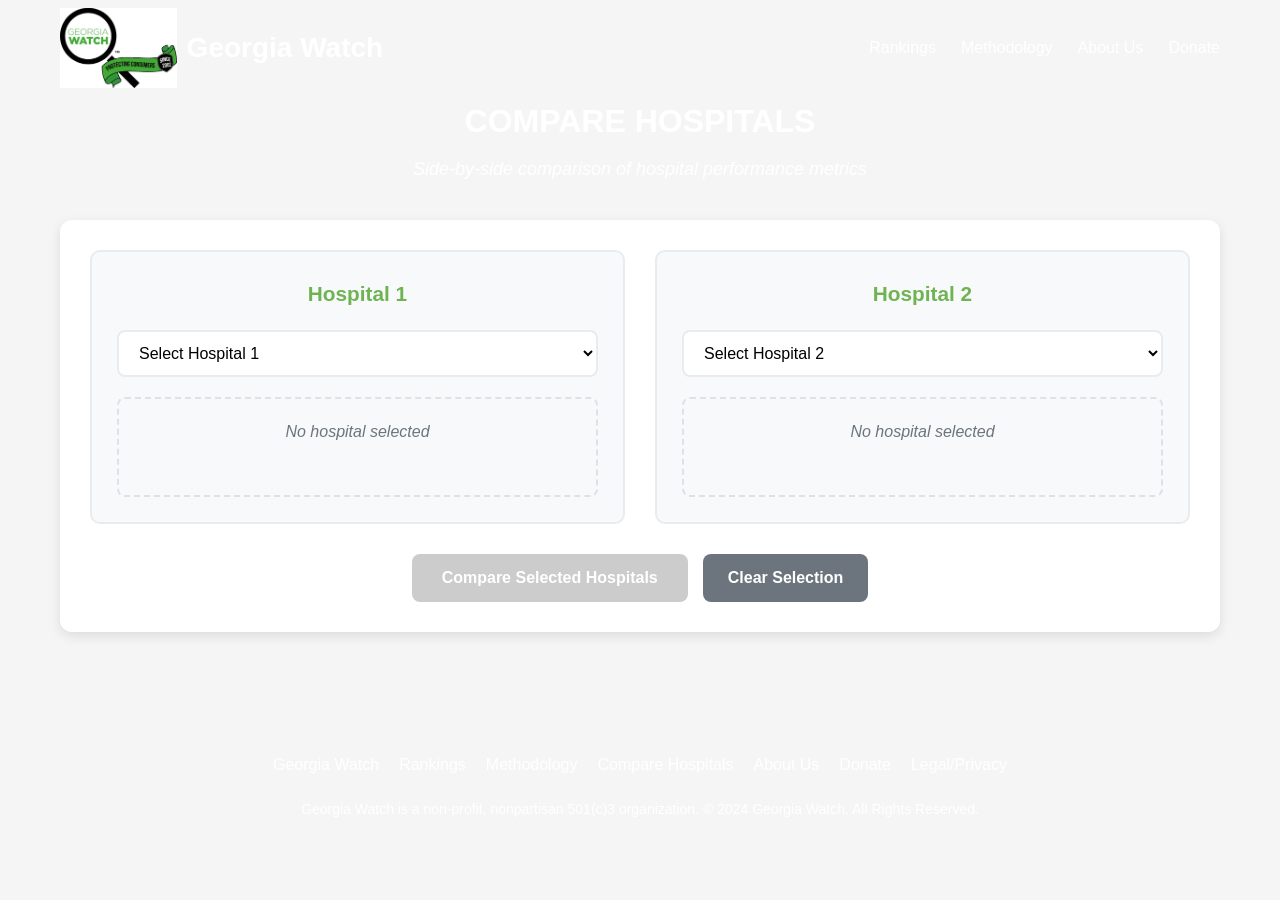
<file: compare.html>
<!DOCTYPE html>
<html lang="en">
<head>
    <meta charset="UTF-8">
    <meta name="viewport" content="width=device-width, initial-scale=1.0">
    <title>Compare Hospitals | Georgia Watch</title>
    <link href="https://fonts.googleapis.com/css2?family=Roboto:wght@400;500;700&display=swap" rel="stylesheet">
    <link rel="stylesheet" href="styles/main.css">
    <link rel="stylesheet" href="styles/compare.css">
</head>
<body class="compare-page">
    <header>
        <div class="container">
            <div class="top-nav">
                <div class="logo">
                    <img src="images/logo2White.png" width="auto" height="80" />
                    <span>Georgia Watch</span>
                </div>
                <div class="nav-links">
                    <a href="index.html">Rankings</a>
                    <a href="methodology.html">Methodology</a>
                    <a href="https://georgiawatch.org/about/">About Us</a>
                    <a href="https://georgiawatch.org/support-us/donate/" class="donate-btn">Donate</a>
                </div>
            </div>
            <div class="header-content">
                <h1>COMPARE HOSPITALS</h1>
                <p>Side-by-side comparison of hospital performance metrics</p>
            </div>
        </div>
    </header>

    <!-- Mobile Header Controls -->
    <div class="mobile-header-controls">
        <button class="mobile-nav-toggle">
            <span>☰</span> Menu
        </button>
        <button class="mobile-filter-toggle" style="visibility: hidden;">
            <span>🔍</span> Filters
        </button>
    </div>

    <!-- Mobile Navigation Panel -->
    <div class="mobile-nav-overlay">
        <div class="mobile-nav-panel">
            <div class="mobile-nav-header">
                <h3>Navigation</h3>
                <button class="mobile-nav-close">×</button>
            </div>
            <div class="mobile-nav-links">
                <a href="index.html">Rankings</a>
                <a href="methodology.html">Methodology</a>
                <a href="compare.html">Compare Hospitals</a>
                <a href="https://georgiawatch.org/about/">About Us</a>
                <a href="https://georgiawatch.org/support-us/donate/" class="donate-btn">Donate</a>
            </div>
        </div>
    </div>

    <div class="container compare-container">
        <!-- Selection Section -->
        <section class="selection-section">
            <div class="selection-cards">
                <div class="hospital-selection-card">
                    <h3>Hospital 1</h3>
                    <div class="dropdown-container">
                        <select id="hospital1Select" class="hospital-dropdown">
                            <option value="">Select Hospital 1</option>
                        </select>
                    </div>
                    <div class="selected-hospital" id="selectedHospital1">
                        <p class="placeholder">No hospital selected</p>
                    </div>
                </div>

                <div class="hospital-selection-card">
                    <h3>Hospital 2</h3>
                    <div class="dropdown-container">
                        <select id="hospital2Select" class="hospital-dropdown">
                            <option value="">Select Hospital 2</option>
                        </select>
                    </div>
                    <div class="selected-hospital" id="selectedHospital2">
                        <p class="placeholder">No hospital selected</p>
                    </div>
                </div>
            </div>

            <div class="compare-actions">
                <button id="compareNowBtn" class="compare-now-btn" disabled>
                    Compare Selected Hospitals
                </button>
                <button id="clearSelectionBtn" class="clear-selection-btn">
                    Clear Selection
                </button>
            </div>
        </section>

        <!-- Comparison Results -->
        <section class="comparison-results" id="comparisonResults" style="display: none;">
            <div class="results-header">
                <h2>Hospital Comparison</h2>
                <button id="backToSelectionBtn" class="back-to-selection-btn">
                    ← Back to Selection
                </button>
            </div>
            <div class="comparison-grid" id="comparisonGrid">
                <!-- Comparison content will be populated by JavaScript -->
            </div>
        </section>
    </div>

    <footer>
        <div class="container">
            <div class="footer-content">
                <ul class="footer-links">
                    <li><a href="#">Georgia Watch</a></li>
                    <li><a href="index.html">Rankings</a></li>
                    <li><a href="methodology.html">Methodology</a></li>
                    <li><a href="compare.html">Compare Hospitals</a></li>
                    <li><a href="https://georgiawatch.org/about/">About Us</a></li>
                    <li><a href="https://georgiawatch.org/support-us/donate/">Donate</a></li>
                    <li><a href="#">Legal/Privacy</a></li>
                </ul>
                <div class="copyright">
                    <p>Georgia Watch is a non-profit, nonpartisan 501(c)3 organization. © 2024 Georgia Watch. All Rights Reserved.</p>
                </div>
            </div>
        </div>
    </footer>

    <script src="scripts/compare.js"></script>
    <script src="scripts/main.js"></script>
</body>
</html>
</file>
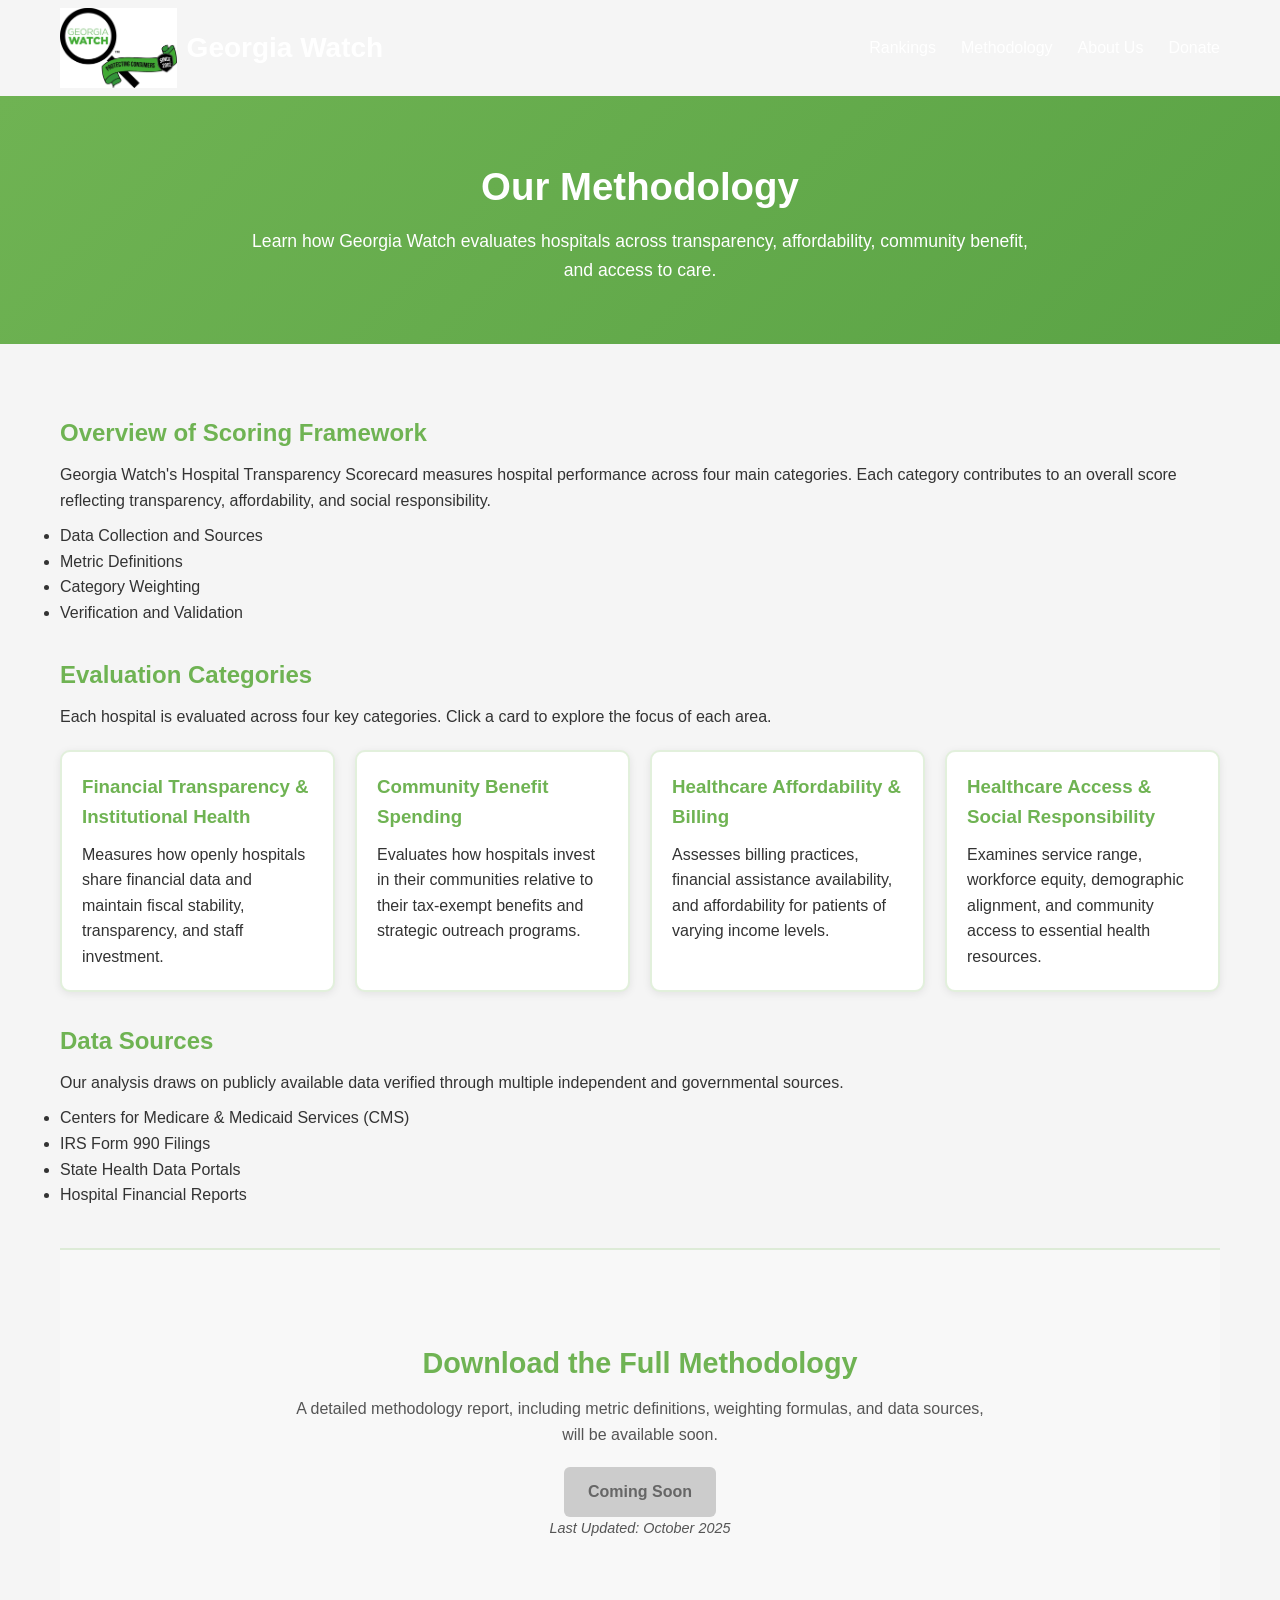
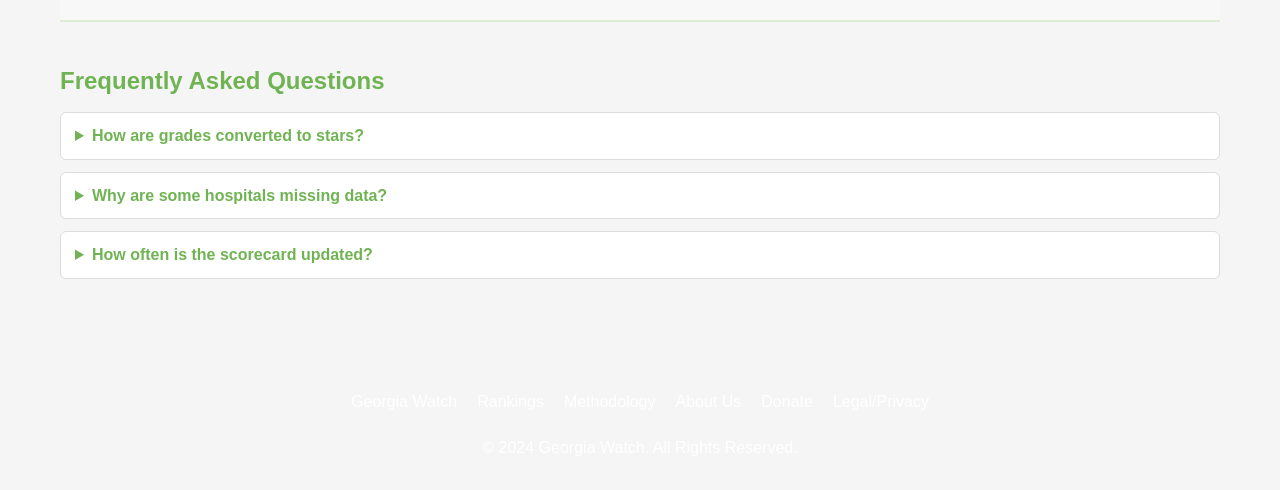
<file: methodology.html>
<!DOCTYPE html>
<html lang="en">
<head>
    <meta charset="UTF-8" />
    <meta name="viewport" content="width=device-width, initial-scale=1.0" />
    <title>Methodology | Georgia Watch</title>
    <link rel="stylesheet" href="styles/main.css" />
    <meta name="description" content="Learn about how Georgia Watch evaluates hospitals for transparency, affordability, and community benefit." />
</head>
<body>
    <!-- ===== Header ===== -->
    <header>
        <div class="container top-nav">
            <div class="logo">
                <img src="images/logo2White.png" height="80" alt="Georgia Watch logo" />
                <span>Georgia Watch</span>
            </div>
            <nav class="nav-links">
                <a href="index.html">Rankings</a>
                <a href="methodology.html" class="active">Methodology</a>
                <a href="https://georgiawatch.org/about/">About Us</a>
                <a href="https://georgiawatch.org/support-us/donate/" class="donate-btn">Donate</a>
            </nav>
        </div>
    </header>

    <!-- Mobile Header Controls -->
    <div class="mobile-header-controls">
        <button class="mobile-nav-toggle">
            <span>☰</span> Menu
        </button>
        <button class="mobile-filter-toggle" style="visibility: hidden;">
            <span>🔍</span> Filters
        </button>
    </div>

    <!-- Mobile Navigation Panel -->
    <div class="mobile-nav-overlay">
        <div class="mobile-nav-panel">
            <div class="mobile-nav-header">
                <h3>Navigation</h3>
                <button class="mobile-nav-close">×</button>
            </div>
            <div class="mobile-nav-links">
                <a href="index.html">Rankings</a>
                <a href="methodology.html">Methodology</a>
                <a href="https://georgiawatch.org/about/">About Us</a>
                <a href="https://georgiawatch.org/support-us/donate/" class="donate-btn">Donate</a>
            </div>
        </div>
    </div>

    <!-- ===== Hero Section ===== -->
    <section class="methodology-hero">
        <div class="container">
            <h1>Our Methodology</h1>
            <p class="lead">
                Learn how Georgia Watch evaluates hospitals across transparency, affordability, community benefit, and access to care.
            </p>
        </div>
    </section>

    <!-- ===== Main Content ===== -->
    <main class="container methodology-content">
        <section class="overview">
            <h2>Overview of Scoring Framework</h2>
            <p>
                Georgia Watch's Hospital Transparency Scorecard measures hospital performance across four main categories.
                Each category contributes to an overall score reflecting transparency, affordability, and social responsibility.
            </p>
            <ul>
                <li>Data Collection and Sources</li>
                <li>Metric Definitions</li>
                <li>Category Weighting</li>
                <li>Verification and Validation</li>
            </ul>
        </section>

        <!-- ===== Category Cards ===== -->
        <section class="categories">
            <h2>Evaluation Categories</h2>
            <p>Each hospital is evaluated across four key categories. Click a card to explore the focus of each area.</p>
            <div class="category-grid">
                <div class="category-card">
                    <h3>Financial Transparency & Institutional Health</h3>
                    <p>Measures how openly hospitals share financial data and maintain fiscal stability, transparency, and staff investment.</p>
                </div>
                <div class="category-card">
                    <h3>Community Benefit Spending</h3>
                    <p>Evaluates how hospitals invest in their communities relative to their tax-exempt benefits and strategic outreach programs.</p>
                </div>
                <div class="category-card">
                    <h3>Healthcare Affordability & Billing</h3>
                    <p>Assesses billing practices, financial assistance availability, and affordability for patients of varying income levels.</p>
                </div>
                <div class="category-card">
                    <h3>Healthcare Access & Social Responsibility</h3>
                    <p>Examines service range, workforce equity, demographic alignment, and community access to essential health resources.</p>
                </div>
            </div>
        </section>

        <!-- ===== Data Sources ===== -->
        <section class="data-sources">
            <h2>Data Sources</h2>
            <p>Our analysis draws on publicly available data verified through multiple independent and governmental sources.</p>
            <ul>
                <li>Centers for Medicare & Medicaid Services (CMS)</li>
                <li>IRS Form 990 Filings</li>
                <li>State Health Data Portals</li>
                <li>Hospital Financial Reports</li>
            </ul>
        </section>

        <!-- ===== Download Section ===== -->
        <section class="methodology-download">
            <h2>Download the Full Methodology</h2>
            <p>
                A detailed methodology report, including metric definitions, weighting formulas, and data sources, will be available soon.
            </p>
            <a href="#" class="btn-download" aria-disabled="true">Coming Soon</a>
            <p class="last-updated">Last Updated: October 2025</p>
        </section>

        <!-- ===== FAQ Section ===== -->
        <section class="methodology-faq">
            <h2>Frequently Asked Questions</h2>
            <details>
                <summary>How are grades converted to stars?</summary>
                <p>Letter grades (A-F) are mapped to a five-star scale for accessibility. Half-stars represent intermediate values (e.g., B+ = 4.5 stars).</p>
            </details>
            <details>
                <summary>Why are some hospitals missing data?</summary>
                <p>Data availability varies based on reporting requirements and public disclosures. Missing data is treated neutrally.</p>
            </details>
            <details>
                <summary>How often is the scorecard updated?</summary>
                <p>The scorecard is updated annually or when new public datasets become available, ensuring transparency and accuracy.</p>
            </details>
        </section>
    </main>

    <!-- ===== Footer ===== -->
    <footer>
        <div class="container footer-content">
            <ul class="footer-links">
                <li><a href="#">Georgia Watch</a></li>
                <li><a href="index.html">Rankings</a></li>
                <li><a href="methodology.html">Methodology</a></li>
                <li><a href="https://georgiawatch.org/about/">About Us</a></li>
                <li><a href="https://georgiawatch.org/support-us/donate/">Donate</a></li>
                <li><a href="#">Legal/Privacy</a></li>
            </ul>
            <p>© 2024 Georgia Watch. All Rights Reserved.</p>
        </div>
    </footer>

    <script src="scripts/main.js"></script>
</body>
</html>
</file>
<file: styles/main.css>
/* ===============================
Base Styles
=============================== */
* {
    margin: 0;
    padding: 0;
    box-sizing: border-box;
    font-family: "Century Gothic", CenturyGothic, "Rubik", sans-serif;
}

body {
    background-color: #f5f5f5;
    color: #333;
    line-height: 1.6;
    display: flex;
    flex-direction: column;
    min-height: 100vh;
}

.container {
    max-width: 1200px;
    margin: 0 auto;
    padding: 0 20px;
}

/* ===============================
Header
=============================== */
header {
    background: linear-gradient(#6fb353);
    color: white;
    padding: 8px 0;
    position: relative;
}

.top-nav {
    display: flex;
    justify-content: space-between;
    align-items: center;
}

.logo {
    display: flex;
    align-items: center;
    gap: 10px;
    font-size: 28px;
    font-weight: 700;
}

.logo-img {
    height: 80px;
    width: auto;
}

.logo-text {
    font-size: 20px;
    font-weight: bold;
    color: white;
}

.nav-links {
    display: flex;
    gap: 25px;
}

.nav-links a {
    color: white;
    text-decoration: none;
    font-weight: 500;
    font-size: 16px;
}

.nav-links a:hover {
    text-decoration: underline;
}

.header-content {
    text-align: center;
    padding: 8px 0;
}

.header-content h1 {
    font-size: 32px;
    margin-bottom: 8px;
}

.header-content p {
    font-size: 18px;
    font-style: italic;
}

/* ===============================
Three-column Layout (Sidebar | Content | Map)
=============================== */
.main-content {
    display: grid;
    grid-template-columns: 260px 1fr 350px;
    gap: 20px;
    margin-top: 10px;
    padding-left: 10px;
    padding-right: 10px;
    align-items: flex-start;
}

.map-section {
    height: 100%;
    padding: 0;
    box-shadow: 0 2px 8px rgba(0, 0, 0, 0.1);
    border-radius: 8px;
    overflow: hidden;
    display: flex;
    flex-direction: column;
}

.map-section h2 {
    background-color: #6fb353;
    color: white;
    font-size: 1.2rem;
    text-align: center;
    padding: 10px;
    margin: 0;
}

#mainMap {
    flex: 1;
    width: 100%;
    height: 100%;
}

.sidebar,
.content-area {
    position: relative;
    top: auto;
    align-self: start;
    height: auto;
    overflow: visible;
}

/* ===============================
Map Column --- scrolls naturally
=============================== */
.map-section h2 {
    background-color: #6fb353;
    color: #fff;
    font-size: 1.1rem;
    text-align: center;
    padding: 10px;
    margin: 0;
}

/* =========================================
FIX --- Index Page Map Behavior (Safe Scoped)
========================================= */
.index-page .map-column {
    position: sticky;
    top: 10px;
    align-self: start;
}

.index-page .map-section {
    position: sticky;
    top: 10px;
    background: #fff;
    border-radius: 8px;
    box-shadow: 0 2px 6px rgba(0, 0, 0, 0.1);
    overflow: hidden;
    margin-bottom: 20px;
    height: auto !important;
    display: block !important;
}

.index-page #mainMap {
    width: 100%;
    height: 500px !important; /* fixed visible height */
    flex: none !important;
    display: block;
}

/* ===============================
Sidebar
=============================== */
.sidebar {
    background: #e7f5e5;
    border: 2px solid #6fb353;
    border-radius: 8px;
    padding: 15px;
    width: 260px;
    box-shadow: 0 2px 6px rgba(0, 0, 0, 0.08);
}

.location-search {
    background: #eee;
    padding: 10px 15px;
    margin-bottom: 15px;
    border-radius: 5px;
}

.location-search h3 {
    margin-top: 0;
    font-size: 16px;
    font-weight: bold;
}

/* Accordion buttons */
.accordion {
    background: #6fb353;
    color: white;
    cursor: pointer;
    padding: 10px;
    width: 100%;
    text-align: left;
    border: none;
    outline: none;
    margin-top: 5px;
    font-weight: bold;
    position: relative;
    border-radius: 5px;
}

.accordion.active {
    background: #5a9445;
}

.accordion::after {
    content: "▼";
    font-size: 0.8em;
    position: absolute;
    right: 10px;
    transition: transform 0.2s ease;
    color: white;
}

.accordion.active::after {
    content: "▲";
}

.panel {
    display: none;
    padding: 10px 15px;
    background: #eee;
    border-radius: 0 0 5px 5px;
}

/* Sidebar buttons */
.filter-actions {
    margin-top: 20px;
    display: flex;
    flex-direction: column;
    gap: 10px;
}

.filter-actions button {
    background: #6fb353;
    color: white;
    border: none;
    padding: 10px;
    cursor: pointer;
    border-radius: 5px;
}

.filter-actions button:hover {
    background: #5a9445;
}

#resetFiltersBtn {
    background: #ccc;
    color: #333;
}

#resetFiltersBtn:hover {
    background: #999;
}

#applyLocationBtn {
    margin-top: 10px;
    background: #6fb353;
    color: white;
    border: none;
    padding: 8px 12px;
    border-radius: 5px;
    cursor: pointer;
    font-weight: 500;
    width: 100%;
    transition: background 0.2s ease;
}

#applyLocationBtn:hover {
    background: #5a9445;
}

/* ===============================
Filters, Metrics, and Toggles
=============================== */
.view-toggle {
    background: #e7f5e5;
    padding: 15px;
    margin-bottom: 15px;
    border: none;
    border-radius: 8px;
}

.view-toggle h3 {
    margin-bottom: 10px;
    font-size: 18px;
}

.view-buttons {
    display: flex;
    gap: 10px;
    flex-wrap: wrap;
}

.toggle-btn {
    flex: 1;
    background: #6fb353;
    color: white;
    border: none;
    padding: 12px 16px;
    font-size: 16px;
    border-radius: 6px;
    cursor: pointer;
    transition: background 0.2s ease;
}

.toggle-btn:hover {
    background: #5a9445;
}

.toggle-btn.active {
    background: #f48810;
}

/* ===============================
Results Table
=============================== */
.search-section {
    background-color: white;
    padding: 20px;
    border-radius: 8px;
    box-shadow: 0 2px 10px rgba(0, 0, 0, 0.1);
    margin-bottom: 20px;
}

.results-header {
    display: flex;
    justify-content: space-between;
    align-items: center;
    flex-wrap: wrap;
    margin-bottom: 10px;
    gap: 10px;
}

.sort-select-label {
    display: flex;
    align-items: center;
    gap: 6px;
    font-size: 14px;
}

.results-table {
    width: 100%;
    border-collapse: separate;
    border-spacing: 0 10px;
    margin-bottom: 20px;
}

.results-table th {
    background-color: #f0f0f0;
    text-align: left;
    padding: 12px 15px;
    border-bottom: 2px solid #ddd;
}

.results-table td {
    padding: 12px 15px;
    border: 2px solid #6fb353;
    border-radius: 8px;
}

.results-table tr {
    background-color: white;
    box-shadow: 0 2px 5px rgba(0, 0, 0, 0.1);
}

/* ===============================
Buttons (Two per Row)
=============================== */
.details-buttons {
    display: flex;
    flex-direction: column;
    align-items: center;
    gap: 6px;
}

.toggle-detail,
.view-full-detail {
    background: #f48810;
    color: white;
    border: none;
    padding: 8px 12px;
    cursor: pointer;
    border-radius: 5px;
    font-size: 14px;
    transition: background 0.2s ease;
    width: 140px;
    text-align: center;
}

.toggle-detail:hover,
.view-full-detail:hover {
    background: #d9740e;
}

@media (min-width: 992px) {
    .details-buttons {
        flex-direction: row;
    }
}

/* ===============================
Detail Rows (Expandable)
=============================== */
.hospital-detail-row {
    background-color: #f9f9f9;
    border-top: 2px solid #6fb353;
}

.detail-info {
    padding: 10px 20px;
    font-size: 0.95em;
    background: #f9f9f9;
    border-radius: 0 0 8px 8px;
    line-height: 1.4;
}

/* ===============================
Star Ratings
=============================== */
.star-rating {
    display: flex;
    align-items: center;
    justify-content: center;
    gap: 3px;
}

.star {
    width: 22px;
    height: 22px;
    fill: #a4cc95;
}

.star.full {
    fill: #f48810;
}

.star.half {
    fill: url(#halfGradient);
}

/* ===============================
Footer
=============================== */
footer {
    background: linear-gradient(#6fb353);
    color: white;
    padding: 30px 0;
    margin-top: 40px;
}

.footer-content {
    display: flex;
    flex-direction: column;
    align-items: center;
    gap: 20px;
}

.footer-links {
    display: flex;
    justify-content: center;
    gap: 20px;
    flex-wrap: wrap;
    list-style: none;
}

.footer-links a {
    color: white;
    text-decoration: none;
}

.footer-links a:hover {
    text-decoration: underline;
}

.copyright {
    font-size: 14px;
    text-align: center;
}

/* ===============================
Responsive Adjustments
=============================== */
@media (max-width: 992px) {
    .main-content {
        grid-template-columns: 1fr;
    }
    .map-column {
        position: static;
        height: auto;
    }
    #mainMap {
        height: 400px;
    }
}

@media (max-width: 768px) {
    .top-nav {
        flex-direction: column;
        gap: 15px;
    }
    .nav-links {
        flex-wrap: wrap;
        justify-content: center;
    }
    .results-header {
        flex-direction: column;
        gap: 10px;
        align-items: flex-start;
    }
    .footer-content {
        flex-direction: column;
    }
    .results-table {
        display: block;
        overflow-x: auto;
    }
    .details-grid,
    .detail-page-grid {
        grid-template-columns: 1fr;
    }
    .hospital-header {
        flex-direction: column;
        align-items: flex-start;
        gap: 15px;
    }
}

/* ===============================
Detail Page Styles
=============================== */
.detail-topbar {
    display: flex;
    align-items: center;
    justify-content: space-between;
    flex-wrap: wrap;
    gap: 8px;
    margin-bottom: 4px;
    padding: 8px 0;
}

.detail-topbar .btn.back {
    background-color: #f48810;
    color: #fff;
    padding: 6px 12px;
    border-radius: 6px;
    text-decoration: none;
    font-weight: 600;
    font-size: 0.9rem;
    transition: background-color 0.2s ease;
}

.detail-topbar .btn.back:hover {
    background-color: #d97706;
}

.detail-topbar h1 {
    font-size: 1.6rem;
    font-weight: 700;
    margin: 0;
    flex: 1;
    text-align: center;
    color: #333;
}

.detail-topbar .spacer {
    width: 110px; /* roughly the same width as the back button */
}

.detail-hero-wrap {
    width: 100%;
    background: #fff;
    border-bottom: 1px solid #eee;
    margin: 0;
    padding: 0;
}

.detail-hero {
    width: 100%;
    max-width: none;
    margin: 0;
    padding: 20px 2vw;
    display: grid;
    grid-template-columns: 1.1fr 0.9fr 1.4fr;
    gap: 16px;
    align-items: stretch;
}

.hero-card {
    background: #ffffff;
    border: 2px solid #6fb35322;
    border-radius: 10px;
    box-shadow: 0 2px 8px rgba(0, 0, 0, 0.06);
    padding: 14px;
    display: flex;
    flex-direction: column;
    gap: 10px;
}

.hero-card h3 {
    margin-bottom: 4px;
}

#leafletMap {
    width: 100%;
    height: 250px;
    border-radius: 8px;
    box-shadow: 0 2px 6px rgba(0, 0, 0, 0.1);
    margin-bottom: 15px;
}

.gmaps-link {
    margin-top: 6px;
}

.address-block {
    margin-top: 8px;
    line-height: 1.3;
    font-style: italic;
    text-align: center;
}

/* =========================================
SERVICES GRID STYLING
========================================= */
.services-grid {
    display: grid;
    grid-template-columns: repeat(auto-fit, minmax(180px, 1fr));
    gap: 8px 16px;
    list-style: none;
    padding: 0;
    margin: 0;
}

.services-grid li {
    background-color: #f9faf9;
    border: 1px solid #e0e0e0;
    border-radius: 8px;
    padding: 6px 10px;
    font-size: 0.95rem;
    color: #333;
    line-height: 1.4;
    display: flex;
    align-items: center;
    gap: 6px;
    transition: background-color 0.2s ease-in-out;
}

.services-grid li::before {
    content: "✔";
    color: #6fb353; /* your green */
    font-weight: bold;
    font-size: 0.85em;
}

.services-grid li:hover {
    background-color: #f4fff7;
}

/* ===== Metrics ===== */
.metrics-wrap {
    width: 100%;
    max-width: none;
    margin: 0;
    padding: 0 2vw 40px;
}

.metric-section {
    background: #fff;
    box-shadow: 0 2px 10px rgba(0, 0, 0, 0.08);
    margin-bottom: 18px;
    overflow: hidden;
}

.metric-header {
    display: flex;
    justify-content: space-between;
    align-items: center;
    gap: 14px;
    padding: 14px 16px;
    background: #6fb353; /* sponsor green */
    color: #ffffff;
    border-bottom: none;
}

.metric-header h2 {
    font-size: 1.15rem;
    margin: 0;
    color: #ffffff;
    font-weight: 700;
}

.metric-header .star-rating svg {
    fill: #f48810; /* orange stars */
}

.submetric {
    border-top: 1px solid #eee;
}

.submetric summary {
    cursor: pointer;
    padding: 12px 16px;
    background: #f8f8f8;
    font-weight: 600;
    display: flex;
    align-items: center;
    justify-content: space-between;
}

.submetric summary::after {
    content: "▼";
    font-size: 0.9em;
    transition: transform 0.2s ease;
}

.submetric[open] summary::after {
    transform: rotate(180deg);
}

.submetric p {
    padding: 10px 18px 14px;
    font-size: 0.95em;
    background: #fff;
    line-height: 1.4;
}

/* ===============================
Methodology Page Styles
=============================== */
.methodology-hero {
    background: linear-gradient(135deg, #6fb353, #5aa345);
    color: #fff;
    text-align: center;
    padding: 60px 20px;
}

.methodology-hero h1 {
    font-size: 2.4rem;
    margin-bottom: 10px;
}

.methodology-hero .lead {
    font-size: 1.1rem;
    max-width: 800px;
    margin: 0 auto;
}

.methodology-content {
    padding: 40px 20px;
}

.methodology-content h2 {
    color: #6fb353;
    margin-top: 30px;
}

.methodology-content p,
.methodology-content ul {
    margin-top: 10px;
    line-height: 1.6;
}

.category-grid {
    display: grid;
    grid-template-columns: repeat(auto-fit, minmax(260px, 1fr));
    gap: 20px;
    margin-top: 20px;
}

.category-card {
    background: #fff;
    border: 2px solid #6fb35333;
    border-radius: 10px;
    padding: 20px;
    box-shadow: 0 2px 8px rgba(0,0,0,0.08);
    transition: transform 0.2s ease, box-shadow 0.2s ease;
}

.category-card h3 {
    color: #6fb353;
    margin-bottom: 8px;
}

.category-card:hover {
    transform: translateY(-4px);
    box-shadow: 0 4px 12px rgba(0,0,0,0.12);
}

.methodology-faq details {
    background: #fff;
    border: 1px solid #ddd;
    border-radius: 6px;
    margin-top: 12px;
    padding: 10px 14px;
}

.methodology-faq summary {
    font-weight: bold;
    color: #6fb353;
    cursor: pointer;
}

.methodology-faq p {
    margin-top: 8px;
    color: #333;
}

/* ===== Methodology Download Section ===== */
.methodology-download {
    text-align: center;
    background: #f8f8f8;
    padding: 60px 20px;
    margin: 40px 0;
    border-top: 2px solid #6fb35333;
    border-bottom: 2px solid #6fb35333;
}

.methodology-download h2 {
    color: #6fb353;
    margin-bottom: 10px;
    font-size: 1.8rem;
}

.methodology-download p {
    color: #555;
    max-width: 700px;
    margin: 0 auto 20px;
}

.btn-download {
    display: inline-block;
    background: #6fb353;
    color: #fff;
    padding: 12px 24px;
    border-radius: 6px;
    text-decoration: none;
    font-weight: 600;
    transition: background 0.2s ease;
}

.btn-download:hover {
    background: #5aa345;
}

.btn-download[aria-disabled="true"] {
    background: #ccc;
    color: #666;
    cursor: not-allowed;
}

.last-updated {
    margin-top: 14px;
    font-size: 0.9rem;
    color: #777;
    font-style: italic;
}

/* =========================================
INDEX PAGE --- LAYOUT + FILTERS
========================================= */
/* Smaller, cleaner filter headers */
.index-page .sidebar summary {
    background: #6fb353;
    color: #fff;
    padding: 6px 10px;
    font-weight: 600;
    font-size: 0.9rem;
    cursor: pointer;
    user-select: none;
    list-style: none;
    display: flex;
    align-items: center;
    justify-content: space-between;
    line-height: 1.2;
    border-radius: 4px 4px 0 0;
}

.index-page .sidebar summary::marker {
    display: none;
}

.index-page .sidebar summary::after {
    content: "▼";
    font-size: 0.75em;
    margin-left: 6px;
    transition: transform 0.2s ease;
}

/* Add space between accordion sections */
.index-page .sidebar details {
    margin-bottom: 10px; /* space between each filter section */
    border: 1px solid #cde3c7;
    border-radius: 6px;
    background: #fff;
    overflow: hidden;
}

.index-page .sidebar details:last-of-type {
    margin-bottom: 0; /* no extra space at the end */
}

.index-page .sidebar details[open] summary::after {
    transform: rotate(180deg);
}

.index-page .filter-group {
    display: flex;
    flex-direction: column;
    padding: 8px 12px 10px;
    background: #f8f8f8;
    gap: 6px;
    font-size: 0.9rem;
}

/* =========================================
COLUMN BEHAVIOR (NORMAL SCROLL)
========================================= */
.main-content {
    display: grid;
    grid-template-columns: 260px 1fr 350px;
    gap: 20px;
    margin-top: 10px;
    padding: 0 10px;
    align-items: start;
}

/* Sidebar + Results scroll normally */
.index-page .sidebar,
.index-page .content-area {
    position: relative;
    align-self: stretch;
    height: auto;
    overflow: visible;
}

/* Visual alignment between columns */
.main-content > * {
    align-self: stretch;
}

/* =========================================
RESULTS BUTTON FIX
========================================= */
.details-buttons {
    display: flex;
    flex-direction: column;
    align-items: stretch;
    gap: 6px;
    width: 100%;
    height: 100%;
    justify-content: center;
}

.details-buttons button {
    flex: 1;
    min-width: 100%;
    box-sizing: border-box;
}

.toggle-detail,
.view-full-detail {
    background: #f48810;
    color: #fff;
    border: none;
    padding: 8px 12px;
    cursor: pointer;
    border-radius: 5px;
    font-size: 14px;
    transition: background 0.2s ease;
    text-align: center;
}

.toggle-detail:hover,
.view-full-detail:hover {
    background: #d9740e;
}

/* =========================================
INLINE STAR ALIGNMENT IN PREVIEW PANE
========================================= */
.detail-info p.inline-stars {
    display: flex;
    align-items: center;
    gap: 6px;
    margin: 4px 0;
}

.detail-info .star-rating {
    display: inline-flex;
    align-items: center;
    gap: 2px;
    line-height: 1;
}

.detail-info .star {
    width: 18px;
    height: 18px;
}

/* Optional: neat label column alignment */
.detail-info p.inline-stars strong {
    min-width: 85px;
    display: inline-block;
    font-size: 0.95em;
}

.hospital-title {
    text-align: center;
    margin: 20px 0 10px;
}

@media (max-width: 992px) {
    .detail-hero {
        grid-template-columns: 1fr;
    }
}

/* ===============================
Mobile Navigation & Layout
=============================== */
/* Mobile Header Controls - MOVED BELOW HEADER */
.mobile-header-controls {
    display: none;
    padding: 15px 10px;
    background: #f5f5f5;
    border-bottom: 1px solid #ddd;
    justify-content: center;
    gap: 15px;
}

.mobile-nav-toggle,
.mobile-filter-toggle {
    background: #6fb353; /* CHANGED TO GREEN */
    color: white;
    border: none;
    padding: 14px 20px;
    border-radius: 8px;
    font-weight: 600;
    cursor: pointer;
    display: flex;
    align-items: center;
    gap: 8px;
    font-size: 16px;
    flex: 1;
    max-width: 160px;
    justify-content: center;
    box-shadow: 0 2px 4px rgba(0,0,0,0.1);
    transition: background 0.2s ease;
}

.mobile-nav-toggle:hover,
.mobile-filter-toggle:hover {
    background: #5a9445;
}

/* Mobile Navigation Slide-out */
.mobile-nav-overlay {
    display: none;
    position: fixed;
    top: 0;
    left: 0;
    width: 100%;
    height: 100%;
    background: rgba(0, 0, 0, 0.5);
    z-index: 1000;
}

.mobile-nav-panel {
    position: fixed;
    top: 0;
    left: -280px;
    width: 280px;
    height: 100%;
    background: white;
    box-shadow: 2px 0 10px rgba(0, 0, 0, 0.3);
    transition: left 0.3s ease;
    z-index: 1001;
    overflow-y: auto;
}

.mobile-nav-panel.active {
    left: 0;
}

.mobile-nav-header {
    background: #6fb353;
    color: white;
    padding: 20px;
    display: flex;
    justify-content: space-between;
    align-items: center;
}

.mobile-nav-header h3 {
    margin: 0;
    font-size: 1.2rem;
}

.mobile-nav-close {
    background: none;
    border: none;
    color: white;
    font-size: 1.5rem;
    cursor: pointer;
    padding: 0;
    width: 30px;
    height: 30px;
    display: flex;
    align-items: center;
    justify-content: center;
}

.mobile-nav-links {
    padding: 20px;
}

.mobile-nav-links a {
    display: block;
    padding: 12px 0;
    color: #333;
    text-decoration: none;
    font-weight: 500;
    border-bottom: 1px solid #eee;
    font-size: 16px;
}

.mobile-nav-links a:hover {
    color: #6fb353;
}

.mobile-nav-links .donate-btn {
    background: #f48810;
    color: white;
    padding: 12px;
    border-radius: 6px;
    text-align: center;
    margin-top: 10px;
    border: none;
}

/* Mobile Filter Slide-out */
.mobile-filter-overlay {
    display: none;
    position: fixed;
    top: 0;
    left: 0;
    width: 100%;
    height: 100%;
    background: rgba(0, 0, 0, 0.5);
    z-index: 1000;
}

.mobile-filter-panel {
    position: fixed;
    top: 0;
    right: -320px;
    width: 320px;
    height: 100%;
    background: white;
    box-shadow: -2px 0 10px rgba(0, 0, 0, 0.3);
    transition: right 0.3s ease;
    z-index: 1001;
    overflow-y: auto;
}

.mobile-filter-panel.active {
    right: 0;
}

.mobile-filter-header {
    background: #6fb353;
    color: white;
    padding: 20px;
    display: flex;
    justify-content: space-between;
    align-items: center;
}

.mobile-filter-header h3 {
    margin: 0;
    font-size: 1.2rem;
}

.mobile-filter-close {
    background: none;
    border: none;
    color: white;
    font-size: 1.5rem;
    cursor: pointer;
    padding: 0;
    width: 30px;
    height: 30px;
    display: flex;
    align-items: center;
    justify-content: center;
}

.mobile-filter-content {
    padding: 20px;
}

/* Mobile Map Placement */
.mobile-map-section {
    display: none;
    margin: 10px;
    border-radius: 8px;
    overflow: hidden;
    box-shadow: 0 2px 8px rgba(0, 0, 0, 0.1);
}

.mobile-map-section h2 {
    background-color: #6fb353;
    color: white;
    font-size: 1.1rem;
    text-align: center;
    padding: 12px;
    margin: 0;
}

#mobileMainMap {
    width: 100%;
    height: 300px;
}

/* Mobile Layout Adjustments */
@media (max-width: 767px) {
    /* Hide desktop sidebar and map column */
    .sidebar,
    .map-column {
        display: none;
    }

    /* Show mobile controls */
    .mobile-header-controls {
        display: flex;
    }

    /* Show mobile map */
    .mobile-map-section {
        display: block;
    }

    /* Adjust main content grid for mobile */
    .main-content {
        grid-template-columns: 1fr;
        gap: 0;
        margin-top: 0;
        padding: 0 10px;
    }

    /* Mobile header adjustments */
    .top-nav {
        flex-direction: column;
        gap: 15px;
        padding: 10px 0;
    }

    .logo {
        justify-content: center;
    }

    .nav-links {
        display: none; /* Hide desktop nav on mobile */
    }

    .header-content {
        padding: 15px 0;
    }

    .header-content h1 {
        font-size: 24px;
    }

    .header-content p {
        font-size: 16px;
    }

    /* Mobile table adjustments */
    .results-table {
        display: block;
        overflow-x: auto;
        font-size: 14px;
    }

    .results-table th,
    .results-table td {
        padding: 8px 10px;
        min-width: 80px;
    }

    .results-table th:nth-child(2),
    .results-table td:nth-child(2) {
        min-width: 150px;
    }

    /* Mobile button adjustments */
    .details-buttons {
        flex-direction: column;
        gap: 5px;
    }

    .toggle-detail,
    .view-full-detail {
        width: 100%;
        font-size: 12px;
        padding: 6px 8px;
    }

    /* Mobile search section */
    .search-section {
        padding: 15px;
        margin-bottom: 15px;
    }

    .results-header {
        flex-direction: column;
        gap: 10px;
        align-items: flex-start;
    }

    .sort-select-label {
        width: 100%;
        justify-content: space-between;
    }

    /* Mobile footer */
    .footer-links {
        flex-direction: column;
        gap: 10px;
        text-align: center;
    }

    /* Detail page mobile adjustments */
    .detail-topbar {
        flex-direction: column;
        gap: 10px;
        text-align: center;
    }

    .detail-topbar h1 {
        font-size: 1.3rem;
        order: -1;
    }

    .detail-hero {
        grid-template-columns: 1fr;
        gap: 15px;
        padding: 15px 10px;
    }

    .hero-card {
        padding: 12px;
    }

    .metrics-wrap {
        padding: 0 10px 20px;
    }

    .metric-header {
        flex-direction: column;
        gap: 10px;
        text-align: center;
    }

    .services-grid {
        grid-template-columns: 1fr;
    }
}

/* Tablet adjustments */
@media (min-width: 768px) and (max-width: 992px) {
    .main-content {
        grid-template-columns: 240px 1fr 280px;
    }
    .sidebar {
        width: 240px;
    }
    .mobile-header-controls,
    .mobile-map-section {
        display: none;
    }
}

/* Prevent body scroll when mobile panels are open */
body.mobile-nav-open,
body.mobile-filter-open {
    overflow: hidden;
}

/* Mobile filter content styling */
.mobile-filter-content .view-toggle,
.mobile-filter-content .location-search,
.mobile-filter-content details,
.mobile-filter-content .filter-actions {
    margin-bottom: 20px;
}

.mobile-filter-content .filter-group {
    display: flex;
    flex-direction: column;
    gap: 8px;
}

.mobile-filter-content .view-buttons {
    flex-direction: column;
}

.mobile-filter-content .toggle-btn {
    width: 100%;
}

/* Touch-friendly improvements */
@media (max-width: 767px) {
    button,
    a,
    input,
    select {
        min-height: 44px;
        min-width: 44px;
    }
    .toggle-detail,
    .view-full-detail {
        min-height: 44px;
        display: flex;
        align-items: center;
        justify-content: center;
    }
    .mobile-nav-toggle,
    .mobile-filter-toggle {
        min-height: 50px;
    }
}
</file>
<file: styles/compare.css>
/* ===============================
Compare Page Styles
=============================== */
.compare-page {
    background-color: #f5f5f5;
}

.compare-container {
    max-width: 1200px;
    margin: 0 auto;
    padding: 20px;
}

/* Selection Section */
.selection-section {
    background: white;
    padding: 30px;
    border-radius: 12px;
    box-shadow: 0 4px 12px rgba(0,0,0,0.1);
    margin-bottom: 30px;
}

.selection-cards {
    display: grid;
    grid-template-columns: 1fr 1fr;
    gap: 30px;
    margin-bottom: 30px;
}

.hospital-selection-card {
    background: #f8f9fa;
    border: 2px solid #e9ecef;
    border-radius: 10px;
    padding: 25px;
    transition: all 0.3s ease;
}

.hospital-selection-card:hover {
    border-color: #6fb353;
    box-shadow: 0 4px 12px rgba(111, 179, 83, 0.1);
}

.hospital-selection-card h3 {
    color: #6fb353;
    margin-bottom: 20px;
    text-align: center;
    font-size: 1.3rem;
}

/* Dropdown Styles */
.dropdown-container {
    margin-bottom: 20px;
}

.hospital-dropdown {
    width: 100%;
    padding: 12px 16px;
    border: 2px solid #e9ecef;
    border-radius: 8px;
    font-size: 16px;
    background: white;
    cursor: pointer;
    transition: border-color 0.3s ease;
}

.hospital-dropdown:focus {
    outline: none;
    border-color: #6fb353;
}

.hospital-dropdown option {
    padding: 10px;
}

/* Selected Hospital */
.selected-hospital {
    min-height: 100px;
    border: 2px dashed #dee2e6;
    border-radius: 8px;
    padding: 20px;
    text-align: center;
    transition: all 0.3s ease;
}

.selected-hospital.hospital-selected {
    border-color: #6fb353;
    border-style: solid;
    background: #f8fff8;
}

.selected-hospital .placeholder {
    color: #6c757d;
    font-style: italic;
    margin: 0;
}

.hospital-preview {
    text-align: left;
}

.hospital-preview h4 {
    color: #6fb353;
    margin-bottom: 8px;
    font-size: 1.1rem;
}

.hospital-preview .location {
    color: #666;
    margin-bottom: 12px;
}

.hospital-preview .grade {
    display: flex;
    align-items: center;
    gap: 10px;
    font-weight: 600;
}

/* Star Ratings */
.star-rating {
    display: flex;
    align-items: center;
    justify-content: center;
    gap: 3px;
}

.star {
    width: 18px;
    height: 18px;
    fill: #a4cc95;
}

.star.full {
    fill: #f48810;
}

.star.half {
    fill: url(#halfGradient);
}

.star.empty {
    fill: #ddd;
}

/* Compare Actions */
.compare-actions {
    display: flex;
    justify-content: center;
    gap: 15px;
    flex-wrap: wrap;
}

.compare-now-btn {
    background: #6fb353;
    color: white;
    border: none;
    padding: 15px 30px;
    border-radius: 8px;
    font-size: 16px;
    font-weight: 600;
    cursor: pointer;
    transition: background 0.3s ease;
    min-width: 200px;
}

.compare-now-btn:hover:not(:disabled) {
    background: #5a9445;
}

.compare-now-btn:disabled {
    background: #ccc;
    cursor: not-allowed;
}

.clear-selection-btn {
    background: #6c757d;
    color: white;
    border: none;
    padding: 15px 25px;
    border-radius: 8px;
    font-size: 16px;
    font-weight: 600;
    cursor: pointer;
    transition: background 0.3s ease;
}

.clear-selection-btn:hover {
    background: #545b62;
}

/* Comparison Results */
.comparison-results {
    background: white;
    padding: 30px;
    border-radius: 12px;
    box-shadow: 0 4px 12px rgba(0,0,0,0.1);
}

.results-header {
    display: flex;
    justify-content: space-between;
    align-items: center;
    margin-bottom: 30px;
    padding-bottom: 20px;
    border-bottom: 2px solid #e9ecef;
}

.results-header h2 {
    color: #6fb353;
    margin: 0;
}

.back-to-selection-btn {
    background: #6c757d;
    color: white;
    border: none;
    padding: 10px 20px;
    border-radius: 6px;
    cursor: pointer;
    transition: background 0.3s ease;
}

.back-to-selection-btn:hover {
    background: #545b62;
}

/* Comparison Grid */
.comparison-grid {
    display: grid;
    gap: 20px;
}

.comparison-category {
    background: #f8f9fa;
    border-radius: 8px;
    overflow: hidden;
}

.category-header {
    background: #6fb353;
    color: white;
    padding: 15px 20px;
    cursor: pointer;
    display: flex;
    justify-content: space-between;
    align-items: center;
    transition: background 0.3s ease;
}

.category-header:hover {
    background: #5a9445;
}

.category-header h3 {
    margin: 0;
    font-size: 1.2rem;
}

.category-toggle {
    font-size: 1.2rem;
    transition: transform 0.3s ease;
}

.category-header.active .category-toggle {
    transform: rotate(180deg);
}

.category-content {
    padding: 20px;
    display: none;
}

.category-content.active {
    display: block;
}

.metrics-grid {
    display: grid;
    gap: 15px;
}

.metric-row {
    display: grid;
    grid-template-columns: 1fr auto 1fr;
    gap: 20px;
    align-items: center;
    padding: 15px;
    background: white;
    border-radius: 6px;
    border: 1px solid #e9ecef;
}

.metric-name {
    font-weight: 600;
    color: #333;
    text-align: right;
}

.metric-divider {
    text-align: center;
    color: #6c757d;
    font-weight: 600;
}

.metric-values {
    display: flex;
    flex-direction: column;
    gap: 8px;
}

.metric-value {
    display: flex;
    justify-content: space-between;
    align-items: center;
    padding: 12px;
    border-radius: 4px;
    background: #f8f9fa;
}

.hospital-1-value {
    border-left: 3px solid #6fb353;
}

.hospital-2-value {
    border-left: 3px solid #f48810;
}

.metric-value-content {
    display: flex;
    align-items: center;
    gap: 8px;
}

.metric-value-text {
    font-weight: 600;
}

.star-comparison {
    display: flex;
    align-items: center;
    gap: 3px;
}

.star-comparison .star {
    width: 16px;
    height: 16px;
}

/* Responsive Design */
@media (max-width: 768px) {
    .selection-cards {
        grid-template-columns: 1fr;
        gap: 20px;
    }

    .compare-actions {
        flex-direction: column;
        align-items: center;
    }

    .compare-now-btn,
    .clear-selection-btn {
        width: 100%;
        max-width: 300px;
    }

    .results-header {
        flex-direction: column;
        gap: 15px;
        text-align: center;
    }

    .metric-row {
        grid-template-columns: 1fr;
        gap: 10px;
        text-align: center;
    }

    .metric-name {
        text-align: center;
        padding-bottom: 10px;
        border-bottom: 1px solid #e9ecef;
    }

    .metric-divider {
        display: none;
    }

    .metric-value-content {
        justify-content: center;
    }

    .hospital-preview .grade {
        flex-direction: column;
        align-items: flex-start;
        gap: 5px;
    }
}
</file>
